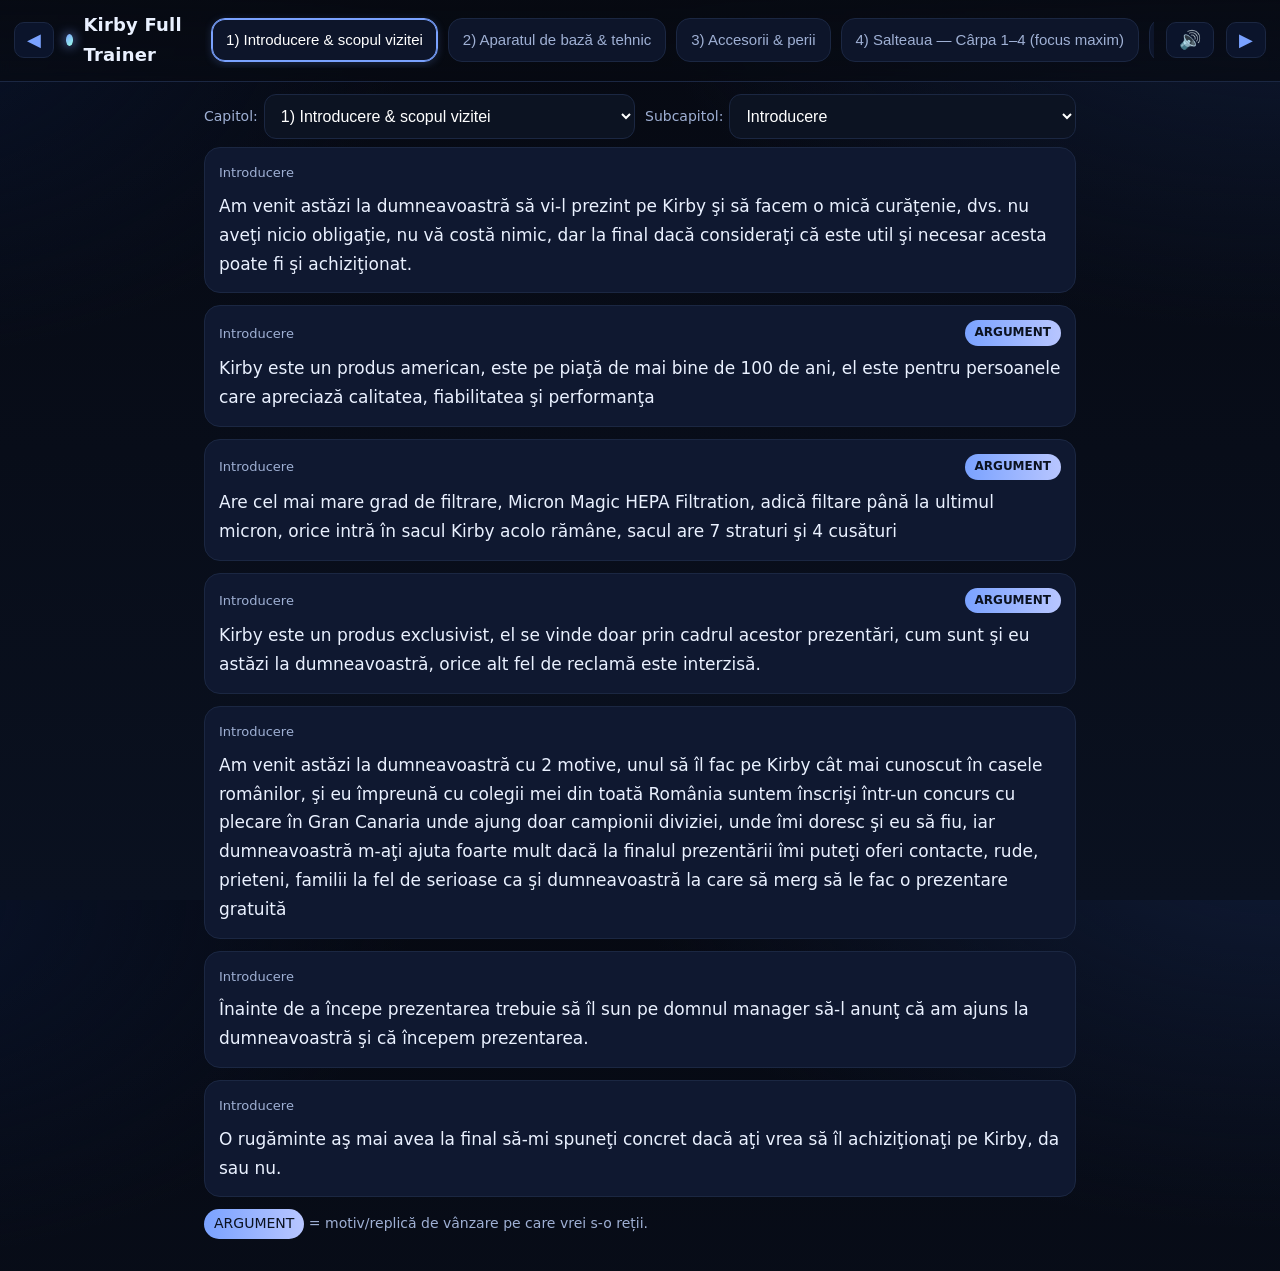
<file: mediuinvatare/index.html>
<!DOCTYPE html>
<html lang="ro">
<head>
  <meta charset="utf-8" />
  <meta name="viewport" content="width=device-width, initial-scale=1, viewport-fit=cover, maximum-scale=1" />
  <meta name="theme-color" content="#070a12" />
  <meta name="apple-mobile-web-app-capable" content="yes" />
  <meta name="apple-mobile-web-app-status-bar-style" content="black-translucent" />
  <title>Kirby Full Trainer — Dark Premium</title>
  <link rel="stylesheet" href="style.css" />
</head>
<body class="dark touch">
  <header class="top">
    <button id="prevBtn" class="nav-btn nav-prev" aria-label="Înapoi" title="Înapoi">◀</button>
    
    <div class="brand">
      <div class="dot"></div>
      <h1>Kirby Full Trainer</h1>
    </div>

    <nav class="tabs" role="tablist" aria-label="Secțiuni"></nav>

    <!-- Removed voice selector dropdown - only Romanian voice will be used -->
    <button id="audioBtn" class="audio-btn" aria-label="Ascultă textul" title="Ascultă textul">🔊</button>

    <button id="openMenu" class="ghost menu-btn" aria-label="Deschide capitole">☰ Capitole</button>
    <button id="openQuiz" class="primary menu-btn" aria-label="Deschide test">🎯 Test</button>
    
    <button id="nextBtn" class="nav-btn nav-next" aria-label="Următorul" title="Următorul">▶</button>
  </header>

  <!-- Removed voice selector from audio player -->
  <div id="audioPlayer" class="audio-player hidden">
    <div class="audio-controls">
      <button id="audioPlayPause" class="audio-control-btn" aria-label="Play/Pause">▶</button>
      <button id="audioStop" class="audio-control-btn" aria-label="Stop">■</button>
      <div class="audio-info">
        <span id="audioStatus">Gata de redare</span>
      </div>
      <div class="audio-speed">
        <label>Viteză:</label>
        <select id="audioSpeed">
          <option value="0.75">0.75x</option>
          <option value="1" selected>1x</option>
          <option value="1.25">1.25x</option>
          <option value="1.5">1.5x</option>
          <option value="2">2x</option>
        </select>
      </div>
      <button id="audioClose" class="audio-close" aria-label="Închide">✕</button>
    </div>
  </div>

  <aside id="drawer" class="drawer hidden" aria-hidden="true">
    <div class="drawer-backdrop"></div>
    <div class="drawer-sheet" role="dialog" aria-label="Capitole">
      <header class="drawer-head">
        <strong>Capitole</strong>
        <button id="closeMenu" class="ghost">✕</button>
      </header>
      <div id="drawerBody" class="drawer-body"></div>
      <footer class="drawer-foot">
        <button id="drawerCloseBottom" class="ghost wide">Închide</button>
      </footer>
    </div>
  </aside>

  <aside id="quiz" class="drawer hidden" aria-hidden="true">
    <div class="drawer-backdrop"></div>
    <div class="drawer-sheet" role="dialog" aria-label="Test">
      <header class="drawer-head">
        <strong>Test rapid</strong>
        <button id="closeQuiz" class="ghost">✕</button>
      </header>

      <div id="quizConfig" class="drawer-body">
        <div class="cfg">
          <label>Tip test</label>
          <select id="quizMode">
            <option value="args">Argumente (full)</option>
            <option value="questions">Întrebări (full)</option>
            <option value="mix">Mix (toate)</option>
          </select>
        </div>
        <div class="cfg">
          <label>Număr întrebări</label>
          <select id="quizCount">
            <option>5</option><option selected>10</option><option>15</option><option>20</option>
          </select>
        </div>
        <button id="startQuiz" class="primary wide">Începe testul</button>
      </div>

      <div id="quizPlay" class="drawer-body hidden">
        <div class="q-head">
          <div id="qProgress">1/10</div>
          <div id="qTag" class="pill">—</div>
        </div>
        <div id="qPrompt" class="q-prompt"></div>

        <label class="q-label">Scrie replica (integral sau cât poți):</label>
        <textarea id="qInput" rows="6" placeholder="Scrie aici replica…"></textarea>

        <div class="q-actions">
          <button id="revealBtn" class="ghost">Afișează răspunsul</button>
          <button id="checkBtn" class="primary">Verifică</button>
        </div>

        <div id="qResult" class="q-result hidden"></div>

        <footer class="drawer-foot">
          <button id="nextQ" class="primary wide">Următoarea</button>
        </footer>
      </div>
    </div>
  </aside>

  <main>
    <section class="toolbar">
      <div class="select-wrap">
        <label class="lbl">Capitol:</label>
        <select id="chapterSelect" aria-label="Alege capitol"></select>
      </div>
      <div class="select-wrap">
        <label class="lbl">Subcapitol:</label>
        <select id="groupSelect" aria-label="Alege subcapitol"></select>
      </div>
    </section>

    <section id="content" class="content"></section>

    <section class="legend">
      <span class="pill arg">ARGUMENT</span> = motiv/replică de vânzare pe care vrei s-o reții.
    </section>
  </main>

  <script src="app.js"></script>
</body>
</html>
</file>
<file: mediuinvatare/style.css>
/* Premium Dark – mobile-first (iPhone 14 Pro Max) */
:root {
  --bg: #070a12;
  --panel: #0c1322;
  --card: #0f1830;
  --line: #1b2742;
  --fg: #eaf1ff;
  --muted: #9fb0d4;
  --accent: #7aa2ff;
  --accent2: #9bffe8;
  --good: #2f8f3a;
  --focus: #b2c4ff;
  /* Added transition duration variable for consistency */
  --transition-speed: 0.2s;
}

* {
  box-sizing: border-box;
  -webkit-tap-highlight-color: transparent;
}
html,
body {
  height: 100%;
}
html {
  scroll-behavior: smooth;
}

body {
  margin: 0;
  color: var(--fg);
  background: radial-gradient(1100px 700px at 100% -10%, #0f1b36 0%, transparent 60%),
    radial-gradient(900px 600px at -10% 0, #09132a 0%, transparent 60%), linear-gradient(180deg, #060912, #0a1120);
  font: 17px / 1.65 ui-sans-serif, system-ui, Segoe UI, Roboto, Arial;
  /* Removed bottom padding since footer is gone */
  padding-bottom: 0;
}

.touch {
  -webkit-overflow-scrolling: touch;
}

/* header */
.top {
  position: sticky;
  top: 0;
  z-index: 20;
  display: flex;
  align-items: center;
  gap: 12px;
  justify-content: space-between;
  padding: max(10px, env(safe-area-inset-top, 10px)) 14px 12px 14px;
  border-bottom: 1px solid var(--line);
  background: linear-gradient(180deg, rgba(7, 10, 18, 0.92), rgba(7, 10, 18, 0.7));
  backdrop-filter: blur(6px);
  /* Added smooth transition */
  transition: background var(--transition-speed) ease;
}

/* Added compact navigation button styles */
.nav-btn {
  background: #0b142b;
  border: 1px solid var(--line);
  color: var(--accent);
  border-radius: 10px;
  padding: 8px 12px;
  font-size: 18px;
  line-height: 1;
  min-height: 36px;
  min-width: 36px;
  cursor: pointer;
  transition: all 0.2s ease;
  flex-shrink: 0;
}
.nav-btn:hover {
  background: #0f1a30;
  border-color: var(--accent);
  transform: scale(1.05);
}
.nav-btn:active {
  transform: scale(0.95);
}
.nav-prev {
  order: -1; /* Ensure it stays on the left */
}
.nav-next {
  order: 999; /* Ensure it stays on the right */
}

.brand {
  display: flex;
  align-items: center;
  gap: 10px;
}
.brand .dot {
  width: 12px;
  height: 12px;
  border-radius: 50%;
  background: linear-gradient(135deg, var(--accent), var(--accent2));
  box-shadow: 0 0 12px var(--accent);
  /* Added subtle pulse animation */
  animation: pulse 3s ease-in-out infinite;
}

@keyframes pulse {
  0%,
  100% {
    opacity: 1;
    transform: scale(1);
  }
  50% {
    opacity: 0.8;
    transform: scale(0.95);
  }
}

.brand h1 {
  margin: 0;
  font-size: 18px;
  letter-spacing: .2px;
}

/* tabs desktop */
.tabs {
  display: flex;
  gap: 10px;
  overflow-x: auto;
  scrollbar-width: none;
  margin-left: auto;
  padding: 6px 0 6px 6px;
}
.tabs::-webkit-scrollbar {
  display: none;
}

.tab {
  flex: 0 0 auto;
  border: 1px solid var(--line);
  background: #0d152a;
  color: var(--muted);
  padding: 10px 14px;
  border-radius: 14px;
  font-size: 15px;
  line-height: 1;
  min-height: 44px;
  display: flex;
  align-items: center;
  /* Added smooth transitions and cursor pointer */
  cursor: pointer;
  transition: all var(--transition-speed) ease;
}

.tab:hover {
  background: #111d35;
  border-color: var(--accent);
  transform: translateY(-1px);
}

.tab.active {
  color: #fff;
  border-color: var(--accent);
  box-shadow: inset 0 0 0 1px var(--accent), 0 2px 8px rgba(122, 162, 255, 0.2);
}

/* meniu mobil */
.menu-btn {
  display: none;
  margin-left: auto;
  /* Added transition */
  transition: all var(--transition-speed) ease;
}

.menu-btn:active {
  transform: scale(0.95);
}

.drawer.hidden {
  display: none;
}
.drawer {
  position: fixed;
  inset: 0;
  z-index: 30;
  /* Added animation */
  animation: fadeIn 0.2s ease;
}

@keyframes fadeIn {
  from {
    opacity: 0;
  }
  to {
    opacity: 1;
  }
}

.drawer-backdrop {
  position: absolute;
  inset: 0;
  background: rgba(0, 0, 0, 0.6);
  /* Added backdrop blur for premium feel */
  backdrop-filter: blur(4px);
}

.drawer-sheet {
  position: absolute;
  left: 0;
  right: 0;
  bottom: 0;
  background: var(--panel);
  border-top-left-radius: 16px;
  border-top-right-radius: 16px;
  border-top: 1px solid var(--line);
  padding-bottom: calc(10px + env(safe-area-inset-bottom, 0px));
  max-height: 85vh;
  display: flex;
  flex-direction: column;
  /* Added slide-up animation */
  animation: slideUp 0.3s cubic-bezier(0.16, 1, 0.3, 1);
}

@keyframes slideUp {
  from {
    transform: translateY(100%);
  }
  to {
    transform: translateY(0);
  }
}

.drawer-head {
  display: flex;
  align-items: center;
  justify-content: space-between;
  padding: 12px 16px;
  border-bottom: 1px solid var(--line);
}

.drawer-body {
  padding: 6px 12px 12px;
  overflow: auto;
  /* Better scrollbar styling */
  scrollbar-width: thin;
  scrollbar-color: var(--line) transparent;
}

.drawer-body::-webkit-scrollbar {
  width: 6px;
}

.drawer-body::-webkit-scrollbar-track {
  background: transparent;
}

.drawer-body::-webkit-scrollbar-thumb {
  background: var(--line);
  border-radius: 3px;
}

.drawer-foot {
  padding: 10px 12px;
  border-top: 1px solid var(--line);
}

.d-chap {
  margin: 8px 0 2px;
  color: #fff;
  font-weight: 700;
  font-size: 15px;
}

.d-group {
  display: block;
  width: 100%;
  text-align: left;
  margin: 6px 0;
  padding: 12px;
  border-radius: 12px;
  border: 1px solid var(--line);
  background: #0b142b;
  color: #fff;
  /* Added transitions */
  cursor: pointer;
  transition: all var(--transition-speed) ease;
}

.d-group:hover {
  background: #0f1a30;
  border-color: var(--accent);
  transform: translateX(4px);
}

.d-group.active {
  border-color: var(--accent);
  box-shadow: inset 0 0 0 1px var(--accent), 0 2px 8px rgba(122, 162, 255, 0.15);
}

/* layout */
main {
  max-width: 900px;
  margin: 10px auto;
  padding: 0 14px 20px 14px; /* Added bottom padding for spacing */
}

.toolbar {
  display: grid;
  grid-template-columns: 1fr 1fr;
  gap: 10px;
  align-items: center;
  margin: 12px 0 8px;
}

.select-wrap {
  display: flex;
  gap: 6px;
  align-items: center;
}
.lbl {
  color: var(--muted);
  font-size: 14px;
  white-space: nowrap;
}

select {
  border: 1px solid var(--line);
  background: #0c1322;
  color: #fff;
  padding: 12px;
  border-radius: 12px;
  font-size: 16px;
  min-height: 44px;
  width: 100%;
  /* Added cursor and transition */
  cursor: pointer;
  transition: all var(--transition-speed) ease;
}

select:hover {
  border-color: var(--accent);
  background: #0f1830;
}

select:focus {
  outline: 2px solid var(--focus);
  outline-offset: 2px;
}

.ghost,
.primary {
  border-radius: 12px;
  padding: 12px 14px;
  min-height: 44px;
  font-size: 16px;
  line-height: 1.1;
  /* Added cursor and transitions */
  cursor: pointer;
  transition: all var(--transition-speed) ease;
  border: none;
}

.ghost {
  background: #0b142b;
  border: 1px solid var(--line);
  color: #fff;
}

.ghost:hover {
  background: #0f1a30;
  border-color: var(--accent);
  transform: translateY(-1px);
}

.ghost:active {
  transform: translateY(0);
}

.primary {
  background: var(--accent);
  border: 1px solid var(--accent);
  color: #0b1220;
  font-weight: 700;
}

.primary:hover {
  background: #8fb3ff;
  box-shadow: 0 4px 12px rgba(122, 162, 255, 0.3);
  transform: translateY(-1px);
}

.primary:active {
  transform: translateY(0);
}

.wide {
  width: 100%;
}

/* content */
.content {
  display: grid;
  gap: 12px;
}

.block {
  background: var(--card);
  border: 1px solid var(--line);
  border-radius: 16px;
  padding: 14px;
  position: relative;
  /* Added subtle hover effect and transition */
  transition: all var(--transition-speed) ease;
}

.block:hover {
  border-color: var(--accent);
  box-shadow: 0 4px 16px rgba(122, 162, 255, 0.1);
  transform: translateY(-2px);
}

.block .meta {
  display: flex;
  flex-wrap: wrap;
  gap: 8px 10px;
  align-items: center;
  margin-bottom: 8px;
  color: var(--muted);
  font-size: 13px;
}

.meta-left {
  display: flex;
  gap: 10px;
  align-items: center;
}

.block .arg-badge {
  margin-left: auto;
  display: inline-block;
  font-size: 12px;
  color: #0b1220;
  background: linear-gradient(90deg, var(--accent), #b8c6ff);
  padding: 3px 10px;
  border-radius: 999px;
  white-space: nowrap;
  font-weight: 600;
  /* Added subtle animation */
  animation: shimmer 3s ease-in-out infinite;
}

@keyframes shimmer {
  0%,
  100% {
    opacity: 1;
  }
  50% {
    opacity: 0.85;
  }
}

.block .text {
  white-space: pre-wrap;
  font-size: 17px;
  line-height: 1.7;
  /* Better text rendering */
  -webkit-font-smoothing: antialiased;
  -moz-osx-font-smoothing: grayscale;
}

/* legend */
.legend {
  margin: 12px 0;
  color: var(--muted);
  font-size: 14px;
}
.pill {
  display: inline-block;
  padding: 3px 10px;
  border-radius: 999px;
  border: 1px solid var(--line);
}
.pill.arg {
  background: linear-gradient(90deg, var(--accent), #b8c6ff);
  color: #0b1220;
  border: none;
}

/* Removed footer styles completely - navigation is now in header */

/* mobile tweaks */
@media (max-width: 600px) {
  .tabs {
    display: none;
  }
  .menu-btn {
    display: block;
  }
  .toolbar {
    grid-template-columns: 1fr;
    gap: 8px;
  }
  .content {
    gap: 10px;
  }
  .block .text {
    font-size: 17px;
    line-height: 1.72;
  }
  /* Make nav buttons even more compact on mobile */
  .nav-btn {
    padding: 6px 10px;
    font-size: 16px;
    min-width: 32px;
    min-height: 32px;
  }
  .brand h1 {
    font-size: 16px;
  }
}

@media (width: 430px) and (height: 932px) {
  .block .text {
    font-size: 18px;
  }
}

/* a11y & UX */
:focus-visible {
  outline: 2px solid var(--focus);
  outline-offset: 2px;
  border-radius: 10px;
}

body,
.tabs,
.drawer-body,
.content {
  user-select: none;
}
.block .text {
  user-select: text;
}

/* Removed scrollbar hiding for better UX, using thin scrollbars instead */
::-webkit-scrollbar {
  width: 0;
  height: 0;
}

/* ---- QUIZ ---- */
.cfg {
  display: grid;
  gap: 6px;
  margin: 8px 0 12px;
}
.cfg label {
  color: var(--muted);
  font-size: 14px;
}
#quiz select {
  border: 1px solid var(--line);
  background: #0c1322;
  color: #fff;
  padding: 12px;
  border-radius: 12px;
  font-size: 16px;
  min-height: 44px;
  width: 100%;
}

.q-head {
  display: flex;
  justify-content: space-between;
  align-items: center;
  margin: 8px 0 10px;
}

#qProgress {
  font-weight: 700;
}

.q-prompt {
  background: var(--card);
  border: 1px solid var(--line);
  border-radius: 14px;
  padding: 12px;
  white-space: pre-wrap;
  font-size: 16px;
  line-height: 1.6;
  margin-bottom: 10px;
}

.q-label {
  display: block;
  margin: 8px 0 6px;
  color: var(--muted);
}

#qInput {
  width: 100%;
  border: 1px solid var(--line);
  background: #0c1322;
  color: #fff;
  border-radius: 12px;
  padding: 12px;
  font-size: 16px;
  line-height: 1.5;
  min-height: 120px;
  resize: vertical;
  /* Added transition */
  transition: border-color var(--transition-speed) ease;
}

#qInput:focus {
  border-color: var(--accent);
  outline: none;
  box-shadow: 0 0 0 2px rgba(122, 162, 255, 0.2);
}

.q-actions {
  display: flex;
  gap: 10px;
  justify-content: space-between;
  margin: 10px 0;
}

.q-result {
  margin: 6px 0 0;
  background: #0b142b;
  border: 1px solid var(--line);
  border-radius: 12px;
  padding: 10px;
  white-space: pre-wrap;
  /* Added animation */
  animation: fadeIn 0.3s ease;
}

.q-result.ok {
  border-color: var(--good);
  background: rgba(47, 143, 58, 0.1);
}

.hidden {
  display: none;
}

/* Added loading state for better feedback */
@keyframes spin {
  to {
    transform: rotate(360deg);
  }
}

.loading::after {
  content: "";
  display: inline-block;
  width: 16px;
  height: 16px;
  border: 2px solid var(--accent);
  border-top-color: transparent;
  border-radius: 50%;
  animation: spin 0.6s linear infinite;
  margin-left: 8px;
  vertical-align: middle;
}

/* Added audio button styles */
.audio-btn {
  background: #0b142b;
  border: 1px solid var(--line);
  color: var(--accent);
  border-radius: 10px;
  padding: 8px 12px;
  font-size: 18px;
  line-height: 1;
  min-height: 36px;
  min-width: 36px;
  cursor: pointer;
  transition: all 0.2s ease;
  flex-shrink: 0;
}

.audio-btn:hover {
  background: #0f1a30;
  border-color: var(--accent);
  transform: scale(1.05);
}

.audio-btn:active {
  transform: scale(0.95);
}

.audio-btn.speaking {
  animation: pulse-audio 1.5s ease-in-out infinite;
  background: var(--accent);
  color: #0b1220;
}

@keyframes pulse-audio {
  0%,
  100% {
    opacity: 1;
    transform: scale(1);
  }
  50% {
    opacity: 0.8;
    transform: scale(1.1);
  }
}

/* Added floating audio player styles */
.audio-player {
  position: fixed;
  bottom: 20px;
  left: 50%;
  transform: translateX(-50%);
  z-index: 25;
  background: var(--panel);
  border: 1px solid var(--line);
  border-radius: 16px;
  padding: 12px 16px;
  box-shadow: 0 8px 24px rgba(0, 0, 0, 0.4);
  backdrop-filter: blur(8px);
  animation: slideUpPlayer 0.3s cubic-bezier(0.16, 1, 0.3, 1);
  max-width: 90%;
  width: 500px;
}

@keyframes slideUpPlayer {
  from {
    opacity: 0;
    transform: translateX(-50%) translateY(20px);
  }
  to {
    opacity: 1;
    transform: translateX(-50%) translateY(0);
  }
}

.audio-controls {
  display: flex;
  align-items: center;
  gap: 10px;
  flex-wrap: wrap;
}

.audio-control-btn {
  background: #0b142b;
  border: 1px solid var(--line);
  color: var(--accent);
  border-radius: 8px;
  padding: 8px 12px;
  font-size: 14px;
  line-height: 1;
  min-height: 32px;
  min-width: 32px;
  cursor: pointer;
  transition: all 0.2s ease;
}

.audio-control-btn:hover {
  background: #0f1a30;
  border-color: var(--accent);
  transform: scale(1.05);
}

.audio-control-btn:active {
  transform: scale(0.95);
}

.audio-control-btn.playing {
  background: var(--accent);
  color: #0b1220;
}

.audio-info {
  flex: 1;
  min-width: 120px;
  color: var(--muted);
  font-size: 13px;
}

.audio-speed {
  display: flex;
  align-items: center;
  gap: 6px;
  font-size: 13px;
  color: var(--muted);
}

/* Removed voice selector styles - only speed control remains */
.audio-speed select {
  padding: 4px 8px;
  min-height: 28px;
  font-size: 13px;
  border-radius: 6px;
  flex: 1;
}

.audio-close {
  background: transparent;
  border: none;
  color: var(--muted);
  font-size: 18px;
  cursor: pointer;
  padding: 4px 8px;
  transition: color 0.2s ease;
}

.audio-close:hover {
  color: var(--fg);
}

/* mobile tweaks */
@media (max-width: 600px) {
  .tabs {
    display: none;
  }
  .menu-btn {
    display: block;
  }
  .toolbar {
    grid-template-columns: 1fr;
    gap: 8px;
  }
  .content {
    gap: 10px;
  }
  .block .text {
    font-size: 17px;
    line-height: 1.72;
  }
  /* Make nav buttons even more compact on mobile */
  .nav-btn {
    padding: 6px 10px;
    font-size: 16px;
    min-width: 32px;
    min-height: 32px;
  }
  .brand h1 {
    font-size: 16px;
  }

  /* Make audio button compact on mobile */
  .audio-btn {
    padding: 6px 10px;
    font-size: 16px;
    min-width: 32px;
    min-height: 32px;
  }

  /* Adjust audio player layout for mobile */
  .audio-player {
    bottom: 10px;
    width: calc(100% - 20px);
    padding: 10px 12px;
  }

  /* Simplified mobile audio controls - no voice selector */
  .audio-controls {
    gap: 8px;
    flex-direction: column;
    align-items: stretch;
  }

  .audio-control-btn {
    flex: 1;
  }

  .audio-info {
    min-width: 100%;
    font-size: 12px;
    text-align: center;
  }

  .audio-speed {
    font-size: 12px;
    min-width: 100%;
  }

  .audio-speed select {
    flex: 1;
  }
}

@media (width: 430px) and (height: 932px) {
  .block .text {
    font-size: 18px;
  }
}

/* a11y & UX */
:focus-visible {
  outline: 2px solid var(--focus);
  outline-offset: 2px;
  border-radius: 10px;
}

body,
.tabs,
.drawer-body,
.content {
  user-select: none;
}
.block .text {
  user-select: text;
}

/* Removed scrollbar hiding for better UX, using thin scrollbars instead */
::-webkit-scrollbar {
  width: 0;
  height: 0;
}

/* ---- QUIZ ---- */
.cfg {
  display: grid;
  gap: 6px;
  margin: 8px 0 12px;
}
.cfg label {
  color: var(--muted);
  font-size: 14px;
}
#quiz select {
  border: 1px solid var(--line);
  background: #0c1322;
  color: #fff;
  padding: 12px;
  border-radius: 12px;
  font-size: 16px;
  min-height: 44px;
  width: 100%;
}

.q-head {
  display: flex;
  justify-content: space-between;
  align-items: center;
  margin: 8px 0 10px;
}

#qProgress {
  font-weight: 700;
}

.q-prompt {
  background: var(--card);
  border: 1px solid var(--line);
  border-radius: 14px;
  padding: 12px;
  white-space: pre-wrap;
  font-size: 16px;
  line-height: 1.6;
  margin-bottom: 10px;
}

.q-label {
  display: block;
  margin: 8px 0 6px;
  color: var(--muted);
}

#qInput {
  width: 100%;
  border: 1px solid var(--line);
  background: #0c1322;
  color: #fff;
  border-radius: 12px;
  padding: 12px;
  font-size: 16px;
  line-height: 1.5;
  min-height: 120px;
  resize: vertical;
  /* Added transition */
  transition: border-color var(--transition-speed) ease;
}

#qInput:focus {
  border-color: var(--accent);
  outline: none;
  box-shadow: 0 0 0 2px rgba(122, 162, 255, 0.2);
}

.q-actions {
  display: flex;
  gap: 10px;
  justify-content: space-between;
  margin: 10px 0;
}

.q-result {
  margin: 6px 0 0;
  background: #0b142b;
  border: 1px solid var(--line);
  border-radius: 12px;
  padding: 10px;
  white-space: pre-wrap;
  /* Added animation */
  animation: fadeIn 0.3s ease;
}

.q-result.ok {
  border-color: var(--good);
  background: rgba(47, 143, 58, 0.1);
}

.hidden {
  display: none;
}

/* Added loading state for better feedback */
@keyframes spin {
  to {
    transform: rotate(360deg);
  }
}

.loading::after {
  content: "";
  display: inline-block;
  width: 16px;
  height: 16px;
  border: 2px solid var(--accent);
  border-top-color: transparent;
  border-radius: 50%;
  animation: spin 0.6s linear infinite;
  margin-left: 8px;
  vertical-align: middle;
}
</file>
